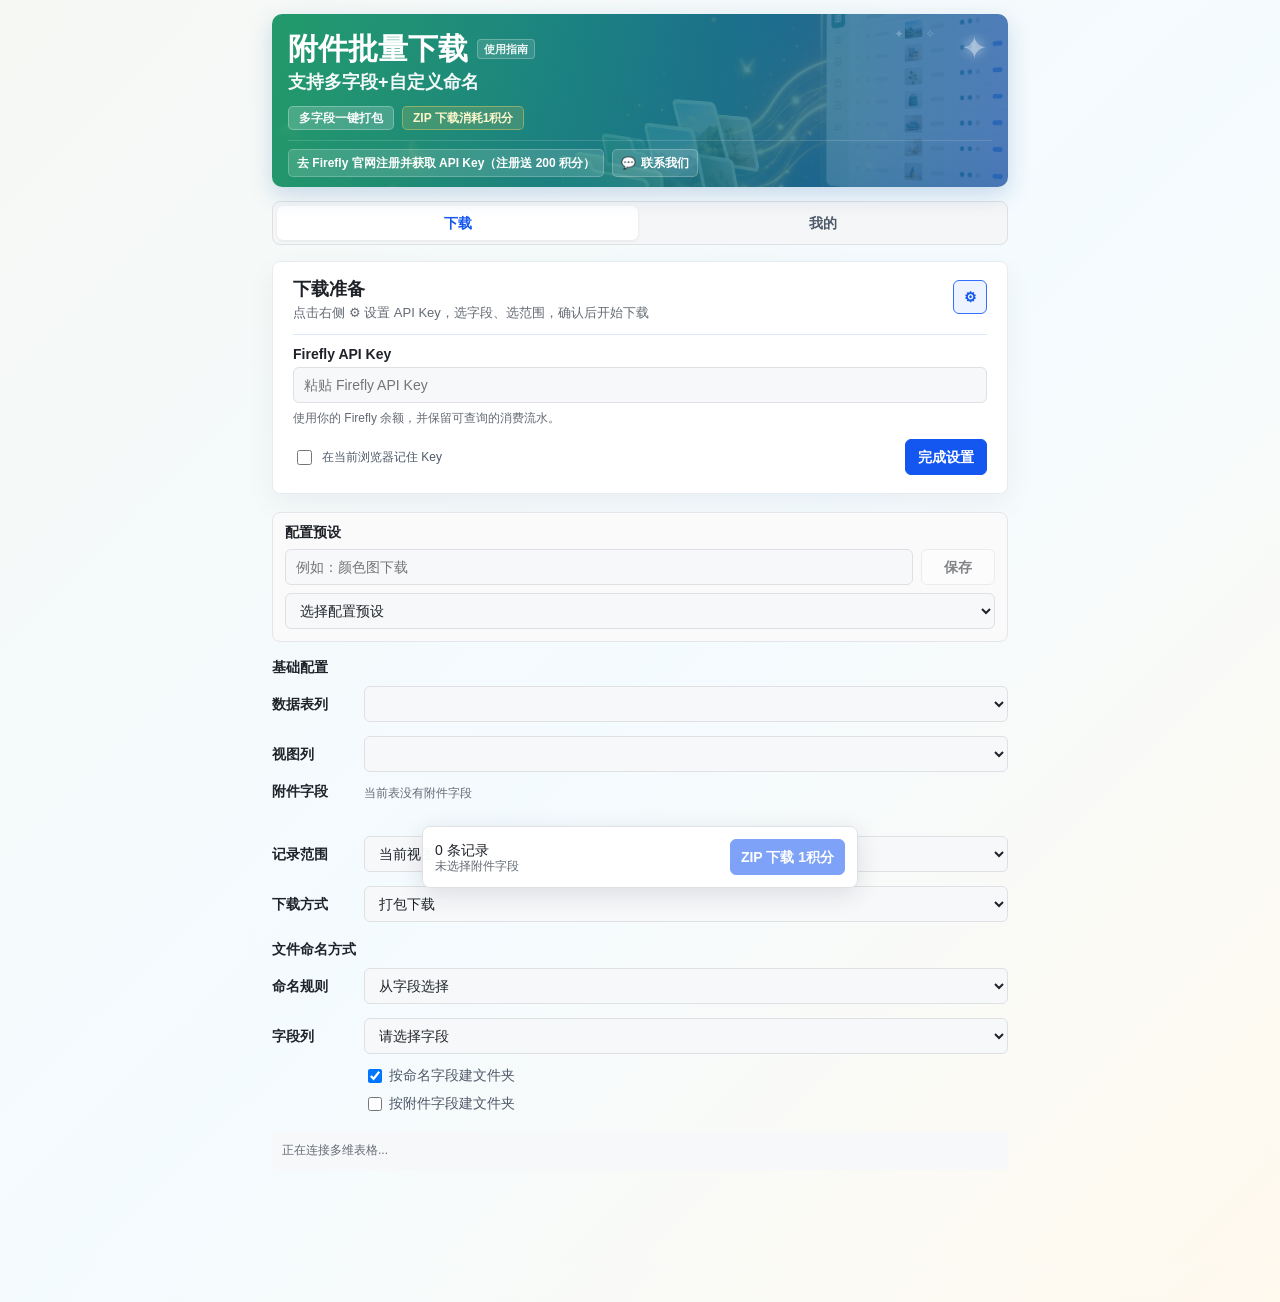
<file: index.html>
<!DOCTYPE html>
<html lang="en">
  <head>
    <meta charset="UTF-8" />
    <link rel="icon" type="image/svg+xml" href="./favicon.svg" />
    <meta name="viewport" content="width=device-width, initial-scale=1.0" />
    <title>附件批量下载</title>
    <script type="module" crossorigin src="./assets/index-DmrUV5K_.js"></script>
    <link rel="stylesheet" crossorigin href="./assets/index-Cyy_NgJx.css">
  </head>
  <body>
    <div id="root"></div>
  </body>
</html>
</file>
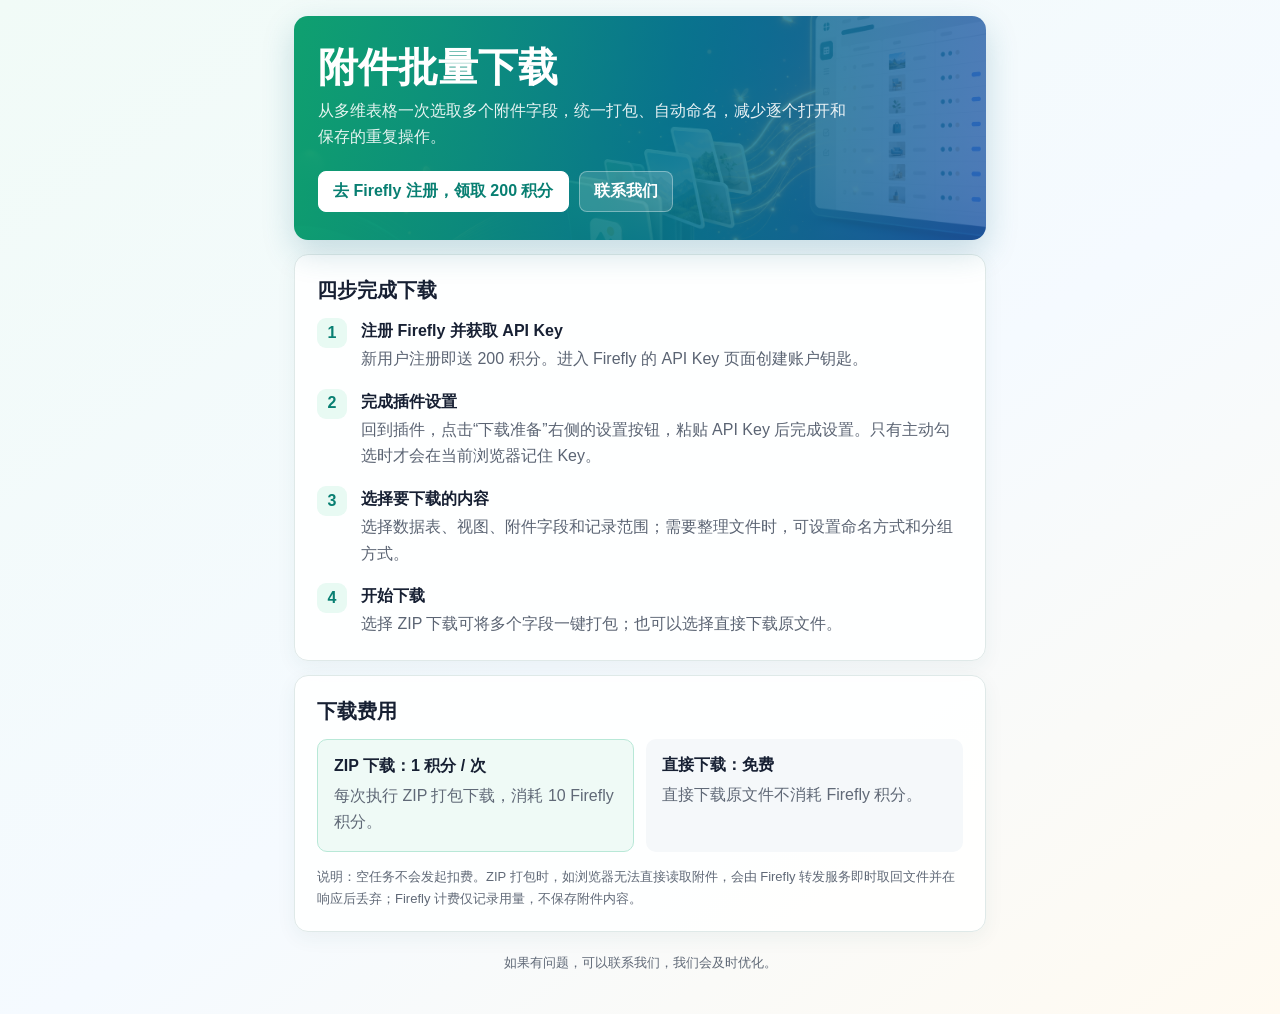
<file: guide.html>
<!doctype html>
<html lang="zh-CN">
  <head>
    <meta charset="UTF-8" />
    <meta name="viewport" content="width=device-width, initial-scale=1.0" />
    <meta name="description" content="附件批量下载边栏插件使用指南" />
    <title>附件批量下载使用指南</title>
    <style>
      :root {
        color: #172033;
        background: #f4faf9;
        font-family: -apple-system, BlinkMacSystemFont, "Segoe UI", "Noto Sans SC", sans-serif;
      }

      * { box-sizing: border-box; }

      body {
        margin: 0;
        min-height: 100vh;
        background: linear-gradient(145deg, #f1fbf7 0%, #f5faff 55%, #fffaf1 100%);
      }

      a { color: inherit; }

      .page {
        width: min(720px, 100%);
        margin: 0 auto;
        padding: 16px 14px 40px;
      }

      .hero {
        position: relative;
        overflow: hidden;
        padding: 28px 24px;
        border-radius: 14px;
        color: #fff;
        background:
          linear-gradient(95deg, rgba(15, 160, 111, .96), rgba(10, 121, 144, .88) 55%, rgba(35, 92, 166, .78)),
          url("./firefly-batch-hero-bg.png") center / cover no-repeat;
        box-shadow: 0 12px 32px rgba(29, 111, 134, .22);
      }

      .hero h1 {
        margin: 0 0 8px;
        font-size: clamp(28px, 6vw, 40px);
        line-height: 1.15;
      }

      .hero p {
        max-width: 540px;
        margin: 0;
        color: rgba(255, 255, 255, .9);
        font-size: 16px;
        line-height: 1.65;
      }

      .hero-actions {
        display: flex;
        gap: 10px;
        flex-wrap: wrap;
        margin-top: 20px;
      }

      .button {
        display: inline-flex;
        align-items: center;
        justify-content: center;
        min-height: 40px;
        padding: 9px 14px;
        border: 1px solid rgba(255, 255, 255, .35);
        border-radius: 8px;
        background: rgba(255, 255, 255, .15);
        color: #fff;
        font-weight: 700;
        text-decoration: none;
      }

      .button.primary {
        border-color: #fff;
        background: #fff;
        color: #087f72;
      }

      .card {
        margin-top: 14px;
        padding: 22px;
        border: 1px solid #dfe9e8;
        border-radius: 14px;
        background: rgba(255, 255, 255, .92);
        box-shadow: 0 6px 20px rgba(33, 80, 89, .06);
      }

      .card h2 {
        margin: 0 0 14px;
        font-size: 20px;
      }

      .steps {
        display: grid;
        gap: 16px;
        margin: 0;
        padding: 0;
        list-style: none;
        counter-reset: guide-step;
      }

      .steps li {
        position: relative;
        padding-left: 44px;
        line-height: 1.65;
        counter-increment: guide-step;
      }

      .steps li::before {
        content: counter(guide-step);
        position: absolute;
        top: 0;
        left: 0;
        display: grid;
        width: 30px;
        height: 30px;
        place-items: center;
        border-radius: 9px;
        background: #e8faf3;
        color: #087f72;
        font-weight: 800;
      }

      .steps strong { display: block; margin-bottom: 2px; }
      .steps p { margin: 0; color: #5b6473; }

      .price-grid {
        display: grid;
        grid-template-columns: repeat(2, minmax(0, 1fr));
        gap: 12px;
      }

      .price-item {
        padding: 16px;
        border-radius: 10px;
        background: #f5f8fa;
      }

      .price-item.paid {
        border: 1px solid #b8e8d7;
        background: #effaf6;
      }

      .price-item strong { display: block; margin-bottom: 6px; font-size: 16px; }
      .price-item p, .note, .footer { margin: 0; color: #606977; line-height: 1.65; }
      .note { margin-top: 14px; font-size: 13px; }
      .footer { padding: 20px 4px 0; text-align: center; font-size: 13px; }

      @media (max-width: 520px) {
        .page { padding: 10px 10px 30px; }
        .hero, .card { padding: 18px; border-radius: 11px; }
        .price-grid { grid-template-columns: 1fr; }
        .button { width: 100%; }
      }
    </style>
  </head>
  <body>
    <main class="page">
      <header class="hero">
        <h1>附件批量下载</h1>
        <p>从多维表格一次选取多个附件字段，统一打包、自动命名，减少逐个打开和保存的重复操作。</p>
        <div class="hero-actions">
          <a class="button primary" href="https://firefly.qwjxqn.xyz" target="_blank" rel="noreferrer">去 Firefly 注册，领取 200 积分</a>
          <a class="button" href="https://applink.feishu.cn/client/chat/chatter/add_by_link?link_token=953t810b-daf3-4b66-8d3c-c6f0c2184690" target="_blank" rel="noreferrer">联系我们</a>
        </div>
      </header>

      <section class="card">
        <h2>四步完成下载</h2>
        <ol class="steps">
          <li>
            <strong>注册 Firefly 并获取 API Key</strong>
            <p>新用户注册即送 200 积分。进入 Firefly 的 API Key 页面创建账户钥匙。</p>
          </li>
          <li>
            <strong>完成插件设置</strong>
            <p>回到插件，点击“下载准备”右侧的设置按钮，粘贴 API Key 后完成设置。只有主动勾选时才会在当前浏览器记住 Key。</p>
          </li>
          <li>
            <strong>选择要下载的内容</strong>
            <p>选择数据表、视图、附件字段和记录范围；需要整理文件时，可设置命名方式和分组方式。</p>
          </li>
          <li>
            <strong>开始下载</strong>
            <p>选择 ZIP 下载可将多个字段一键打包；也可以选择直接下载原文件。</p>
          </li>
        </ol>
      </section>

      <section class="card">
        <h2>下载费用</h2>
        <div class="price-grid">
          <div class="price-item paid">
            <strong>ZIP 下载：1 积分 / 次</strong>
            <p>每次执行 ZIP 打包下载，消耗 10 Firefly 积分。</p>
          </div>
          <div class="price-item">
            <strong>直接下载：免费</strong>
            <p>直接下载原文件不消耗 Firefly 积分。</p>
          </div>
        </div>
        <p class="note">说明：空任务不会发起扣费。ZIP 打包时，如浏览器无法直接读取附件，会由 Firefly 转发服务即时取回文件并在响应后丢弃；Firefly 计费仅记录用量，不保存附件内容。</p>
      </section>

      <p class="footer">如果有问题，可以联系我们，我们会及时优化。</p>
    </main>
  </body>
</html>
</file>
<file: assets/index-Cyy_NgJx.css>
html,body,div,span,applet,object,iframe,h1,h2,h3,h4,h5,h6,p,blockquote,pre,a,abbr,acronym,address,big,cite,code,del,dfn,em,img,ins,kbd,q,s,samp,small,strike,strong,sub,sup,tt,var,b,u,i,center,dl,dt,dd,ol,ul,li,fieldset,form,label,legend,table,caption,tbody,tfoot,thead,tr,th,td,article,aside,canvas,details,embed,figure,figcaption,footer,header,hgroup,main,menu,nav,output,ruby,section,summary,time,mark,audio,video{margin:0;padding:0;border:0;font-size:100%;font:inherit;vertical-align:baseline}article,aside,details,figcaption,figure,footer,header,hgroup,main,menu,nav,section{display:block}*[hidden]{display:none}body{line-height:1}menu,ol,ul{list-style:none}blockquote,q{quotes:none}blockquote:before,blockquote:after,q:before,q:after{content:"";content:none}table{border-collapse:collapse;border-spacing:0}:root{color:#1f2329;background:linear-gradient(135deg,#f6f8f4,#f4fbff 52%,#fff9ee);font-family:-apple-system,BlinkMacSystemFont,Segoe UI,Roboto,Helvetica Neue,Arial,Noto Sans SC,sans-serif;font-size:14px}*{box-sizing:border-box}body{margin:0;min-height:100vh;background:linear-gradient(135deg,#f6f8f4,#f4fbff 52%,#fff9ee);overflow-x:hidden}button,input,select,textarea{font:inherit}.plugin-shell{width:100%;min-width:0;max-width:760px;margin:14px auto 40px;padding:0 12px 92px}.banner-card{position:relative;overflow:hidden;margin-bottom:14px;padding:18px 16px 10px;border-radius:10px;color:#fff;background:linear-gradient(95deg,#249a6bf2,#1f8484e0 44%,#235ca6c7),url(../firefly-batch-hero-bg.png) center / cover no-repeat,linear-gradient(135deg,#36a162,#238a88 38%,#2568ad 72%,#1e4c91);box-shadow:0 8px 22px #2568ad38}.banner-card:before{content:"✦";position:absolute;top:18px;right:20px;color:#ffffff61;font-size:32px;pointer-events:none;text-shadow:0 0 12px rgba(255,255,255,.55);animation:star-twinkle 2s ease-in-out infinite}.banner-card:after{content:"✦  ✧";position:absolute;top:14px;right:64px;color:#ffffff40;font-size:12px;letter-spacing:9px;pointer-events:none;animation:star-twinkle 2.5s ease-in-out infinite .5s}@keyframes star-twinkle{0%,to{opacity:.35;transform:scale(1)}50%{opacity:.85;transform:scale(1.08)}}.banner-title-row{position:relative;z-index:1;max-width:calc(100% - 78px);margin:0 0 12px}.banner-name-row{display:flex;align-items:center;gap:9px;flex-wrap:wrap}.banner-title{margin:0;color:#fff;font-size:30px;font-weight:700;line-height:1.15;overflow-wrap:anywhere}.banner-subtitle{margin:4px 0 0;color:#fffffff0;font-size:18px;font-weight:700;line-height:1.3}.banner-guide{display:inline-flex;align-items:center;min-height:20px;padding:2px 6px;border:1px solid rgba(255,255,255,.24);border-radius:4px;background:#ffffff1f;color:#ffffffe6;font-size:11px;font-weight:700;line-height:1.2;text-decoration:none;white-space:nowrap;transition:background .18s ease,color .18s ease,transform .18s ease}.banner-guide:hover{background:#ffffff38;color:#fff;transform:translateY(-1px)}.banner-guide:focus-visible{outline:2px solid #fff;outline-offset:2px}.banner-tags{position:relative;display:flex;align-items:center;gap:8px;flex-wrap:wrap;margin-bottom:10px}.banner-tag{flex:0 0 auto;padding:5px 10px;border:1px solid rgba(255,255,255,.28);border-radius:5px;background:#ffffff2e;color:#fffffff5;font-size:12px;font-weight:600;white-space:nowrap;-webkit-backdrop-filter:blur(4px);backdrop-filter:blur(4px)}.banner-tag.billing-note{border-color:#f6d3656b;background:#f6d36529;color:#fff7cc}.banner-footer{position:relative;display:flex;align-items:center;gap:8px;flex-wrap:wrap;padding-top:8px;border-top:1px solid rgba(255,255,255,.14)}.banner-link{display:inline-flex;align-items:center;justify-content:center;gap:5px;min-height:28px;padding:5px 8px;border:1px solid rgba(255,255,255,.22);border-radius:5px;background:#ffffff24;color:#fff;font-size:12px;font-weight:700;line-height:1.2;text-decoration:none;white-space:nowrap;transition:background .18s ease,transform .18s ease}.banner-link:hover{background:#ffffff38;transform:translateY(-1px)}.tabs{display:grid;grid-template-columns:1fr 1fr;gap:4px;padding:4px;margin-bottom:16px;border:1px solid #dee0e3;border-radius:8px;background:#f5f6f7}.tabs button{height:34px;border:0;border-radius:6px;background:transparent;color:#4e5969;font-weight:600;cursor:pointer}.tabs button.active{background:#fff;color:#1456f0;box-shadow:0 1px 3px #1f232914}.setup-card{min-width:0;margin-bottom:18px;padding:18px 20px;scroll-margin-top:12px;border:1px solid #e7ecf3;border-radius:8px;background:#fff;box-shadow:0 10px 30px #0f172a0d}.setup-card-head{display:flex;align-items:flex-start;justify-content:space-between;gap:12px}.setup-card-head h2{margin:0;font-size:18px;font-weight:700}.setup-card-head p{margin:5px 0 0;color:#646a73;font-size:13px;line-height:1.5}.icon-button{width:34px;height:34px;flex:0 0 34px;border:1px solid #dee0e3;border-radius:6px;background:#fff;color:#646a73;cursor:pointer}.icon-button.active{border-color:#3370ff;background:#edf3ff;color:#1456f0}.billing-settings{margin-top:12px;padding-top:12px;border-top:1px solid #dbe7ff}.account-field{display:grid;gap:6px}.account-field>span{font-weight:700}.account-field small{color:#646a73;font-size:12px;line-height:1.5}.billing-actions{display:flex;align-items:center;justify-content:space-between;gap:10px;margin-top:12px;flex-wrap:wrap}.remember-key{display:inline-flex;align-items:center;gap:7px;min-width:0;color:#4e5969;font-size:12px}.remember-key input{width:15px;height:15px;flex:0 0 auto;padding:0}.billing-done{flex:0 0 auto;padding:0 12px;border-color:#1456f0;background:#1456f0;color:#fff;white-space:nowrap}.billing-done:hover:not(:disabled){border-color:#0f49d6;background:#0f49d6;color:#fff}.team-package-panel{display:grid;gap:6px;padding:12px;border:1px solid #b7ebc6;border-radius:8px;background:#f0fff4;color:#1f7a3a}.team-package-panel>div{display:flex;align-items:center;justify-content:space-between;gap:10px;flex-wrap:wrap}.team-package-panel strong{font-size:14px}.team-package-panel span{font-weight:700}.team-package-panel small{color:#3f8f55}.team-bind-button{width:100%;margin-top:12px;border-color:#1f845a;background:#1f845a;color:#fff}.team-bind-button:hover:not(:disabled){border-color:#176b49;background:#176b49;color:#fff}.section,.preset-card{margin-bottom:18px}.preset-card{padding:12px;border:1px solid #e5e6eb;border-radius:8px;background:#fafafa}.section-title{margin-bottom:10px;font-size:14px;font-weight:700}.field-row{display:grid;grid-template-columns:82px minmax(0,1fr);align-items:center;gap:10px;min-height:40px;margin-bottom:10px}.field-row-top{align-items:start}.field-row>span{color:#1f2329;font-weight:600}input,select,textarea{width:100%;min-width:0;border:1px solid #dee0e3;border-radius:6px;background:#f7f8fa;color:#1f2329;outline:none}input,select{height:36px;padding:0 10px}textarea{min-height:72px;padding:10px;resize:vertical}input:focus,select:focus,textarea:focus{border-color:#3370ff;background:#fff;box-shadow:0 0 0 2px #3370ff1f}.inline-row{display:grid;grid-template-columns:minmax(0,1fr) 74px;gap:8px;margin-bottom:8px}.chip-box{display:flex;flex-wrap:wrap;gap:6px;min-width:0}.chip{display:inline-flex;align-items:center;gap:5px;max-width:100%;min-height:30px;padding:4px 8px;border:1px solid #dee0e3;border-radius:6px;background:#fff;color:#4e5969;cursor:pointer}.chip.checked{border-color:#3370ff;background:#edf3ff;color:#1456f0}.chip input{width:14px;height:14px;padding:0}.switch-list{display:grid;gap:8px;margin-left:92px;color:#4e5969}.switch-list input{width:14px;height:14px;vertical-align:middle}button{height:36px;border:1px solid #dee0e3;border-radius:6px;background:#fff;color:#1f2329;font-weight:600;cursor:pointer}button:hover:not(:disabled){border-color:#3370ff;color:#1456f0}button:disabled{cursor:not-allowed;opacity:.55}.secondary.full{width:calc(100% - 92px);margin:-2px 0 12px 92px}.selection-hint{width:calc(100% - 92px);margin:-2px 0 12px 92px;padding:8px 10px;border-radius:6px;background:#f7f8fa;color:#646a73;font-size:12px;line-height:1.5}.primary{min-width:108px;border-color:#1456f0;background:#1456f0;color:#fff}.primary:hover:not(:disabled){border-color:#0f49d6;background:#0f49d6;color:#fff}.danger{color:#d83931}.summary{position:fixed;right:12px;bottom:12px;left:12px;display:flex;align-items:center;justify-content:space-between;gap:12px;max-width:436px;margin:0 auto;padding:12px;border:1px solid #dee0e3;border-radius:8px;background:#fffffff5;box-shadow:0 6px 24px #1f23291f}.summary .primary{min-width:96px;padding:0 10px;white-space:nowrap}.summary div{min-width:0}.summary strong,.summary span{display:block;overflow:hidden;text-overflow:ellipsis;white-space:nowrap}.summary span{margin-top:3px;color:#646a73;font-size:12px}.progress{margin-bottom:12px}.progress div{height:8px;overflow:hidden;border-radius:999px;background:#e5e6eb}.progress span{display:block;height:100%;border-radius:inherit;background:#3370ff;transition:width .2s ease}.progress p,.status,.empty,.muted{margin:0;color:#646a73;font-size:12px;line-height:1.6}.status{padding:9px 10px;border-radius:6px;background:#f7f8fa}.status.error{background:#fff1f0;color:#d83931}.status.success{margin-top:8px;background:#f0f9eb;color:#2b7a0b}.preset-item{display:flex;align-items:center;justify-content:space-between;gap:12px;padding:12px 0;border-bottom:1px solid #eff0f1}.preset-group+.preset-group{margin-top:18px}.preset-group-title{display:flex;align-items:center;gap:8px;padding:8px 10px;border-radius:6px;background:#f2f3f5;color:#1f2329;font-size:13px;font-weight:700}.preset-group-title em{padding:2px 6px;border-radius:999px;background:#e8f3ff;color:#1456c0;font-size:11px;font-style:normal;font-weight:600}.preset-item>div:first-child{min-width:0}.preset-item h2{margin:0 0 4px;font-size:14px;font-weight:700}.preset-item p{margin:0;color:#8f959e;font-size:12px;line-height:1.5}.actions{display:flex;flex:0 0 auto;gap:6px}.actions button{width:54px;height:32px}@media(max-width:420px){.plugin-shell{padding-right:12px;padding-left:12px}.banner-card{padding:16px 14px 10px}.banner-title{font-size:22px;line-height:1.28}.banner-title-row{max-width:calc(100% - 52px)}.banner-name-row{gap:7px}.banner-subtitle{font-size:16px}.banner-footer{gap:6px}.setup-card{padding:16px}.setup-card-head p{font-size:12px}.field-row{grid-template-columns:76px minmax(0,1fr)}.switch-list{margin-left:86px}.billing-actions{align-items:stretch;flex-direction:column}.billing-done{width:100%}.preset-item{align-items:flex-start;flex-direction:column}.preset-item .actions{width:100%}.preset-item .actions button{flex:1}}@media(prefers-reduced-motion:reduce){.banner-card:before,.banner-card:after{animation:none}.banner-guide,.banner-link{transition:none}}
</file>
